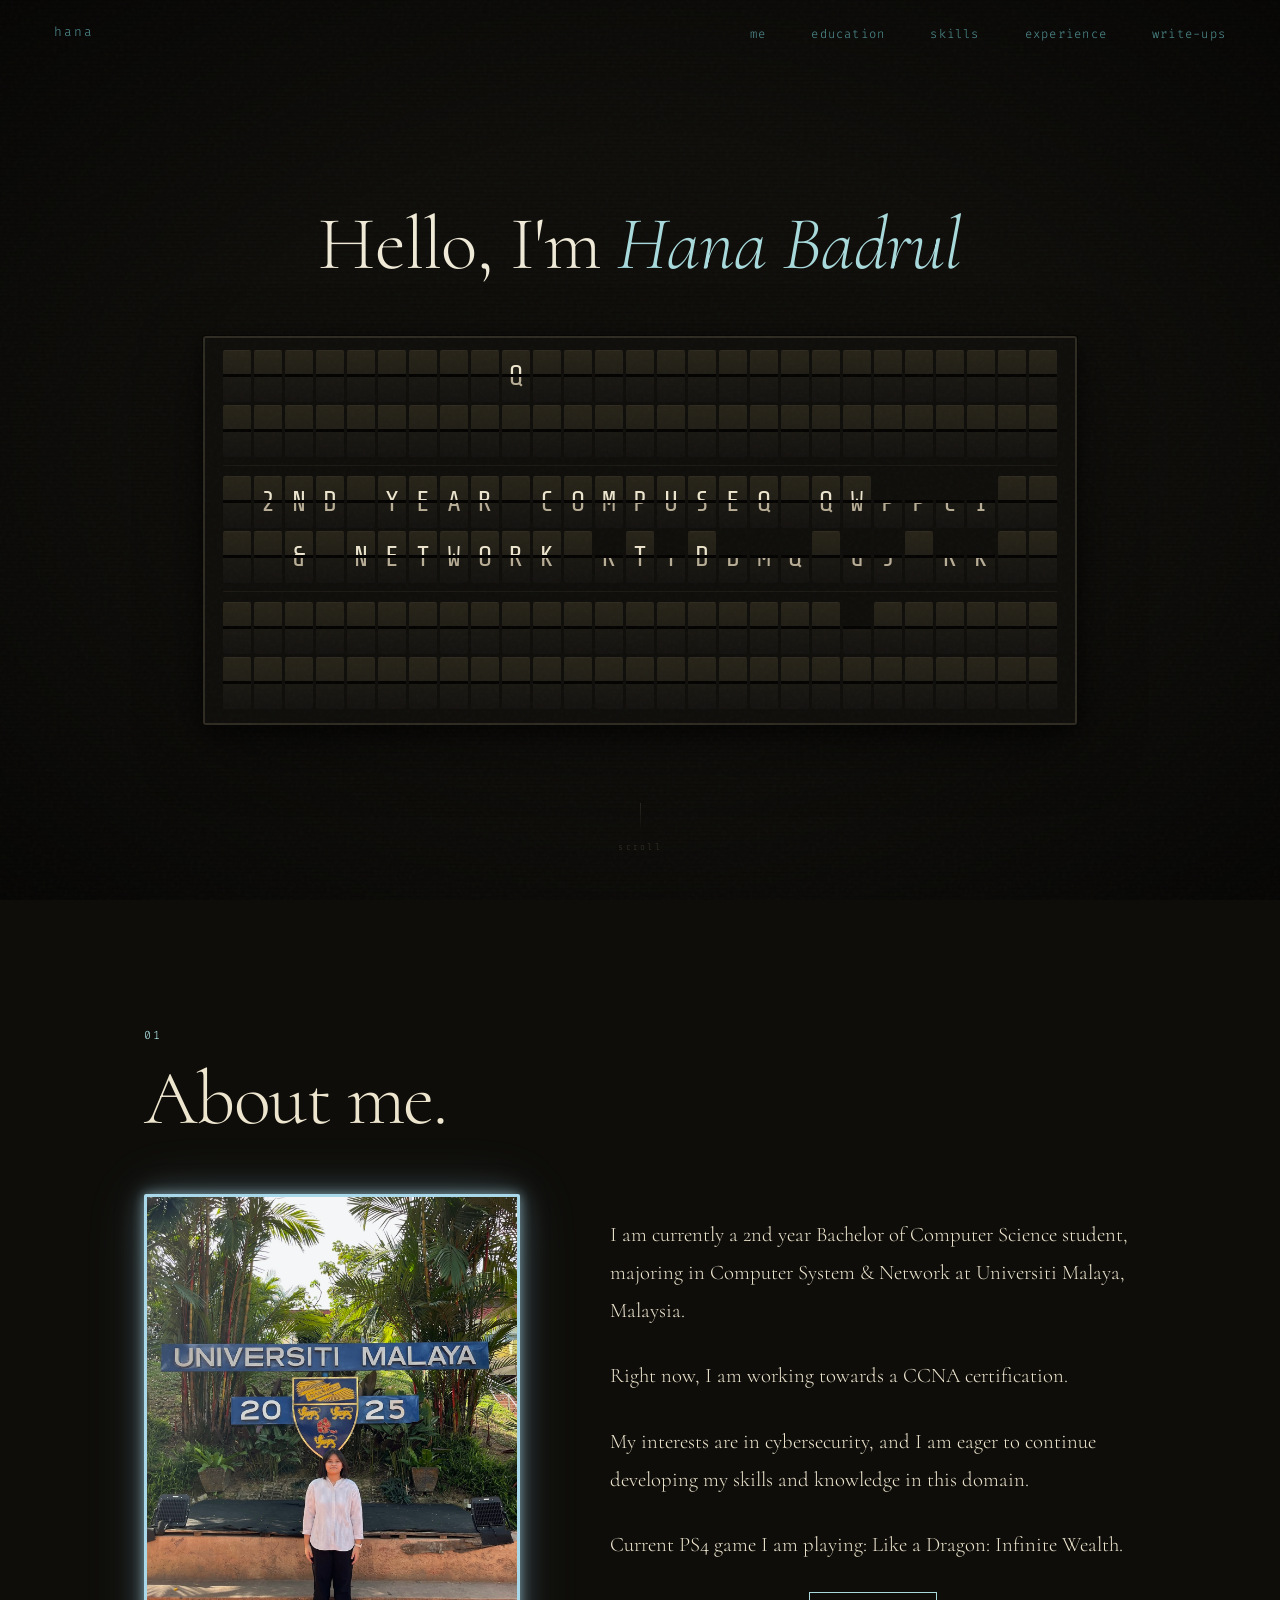
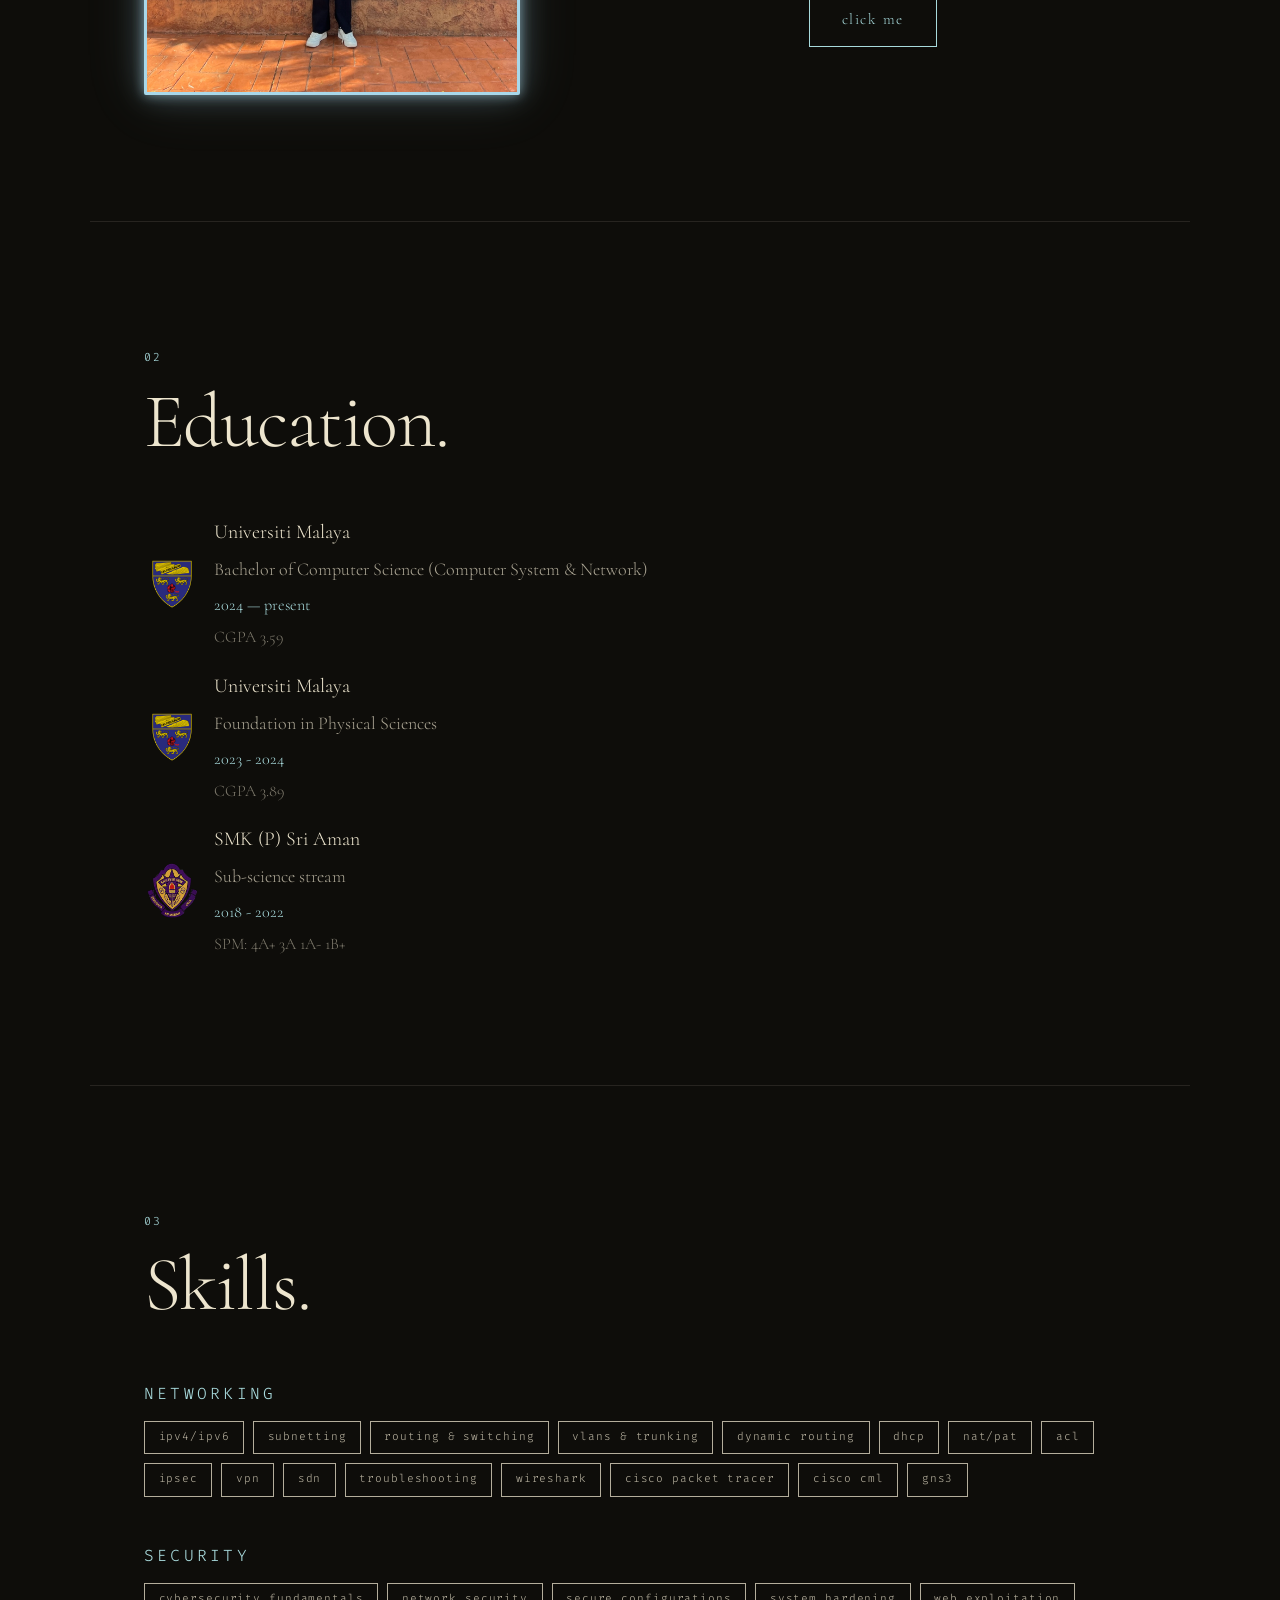
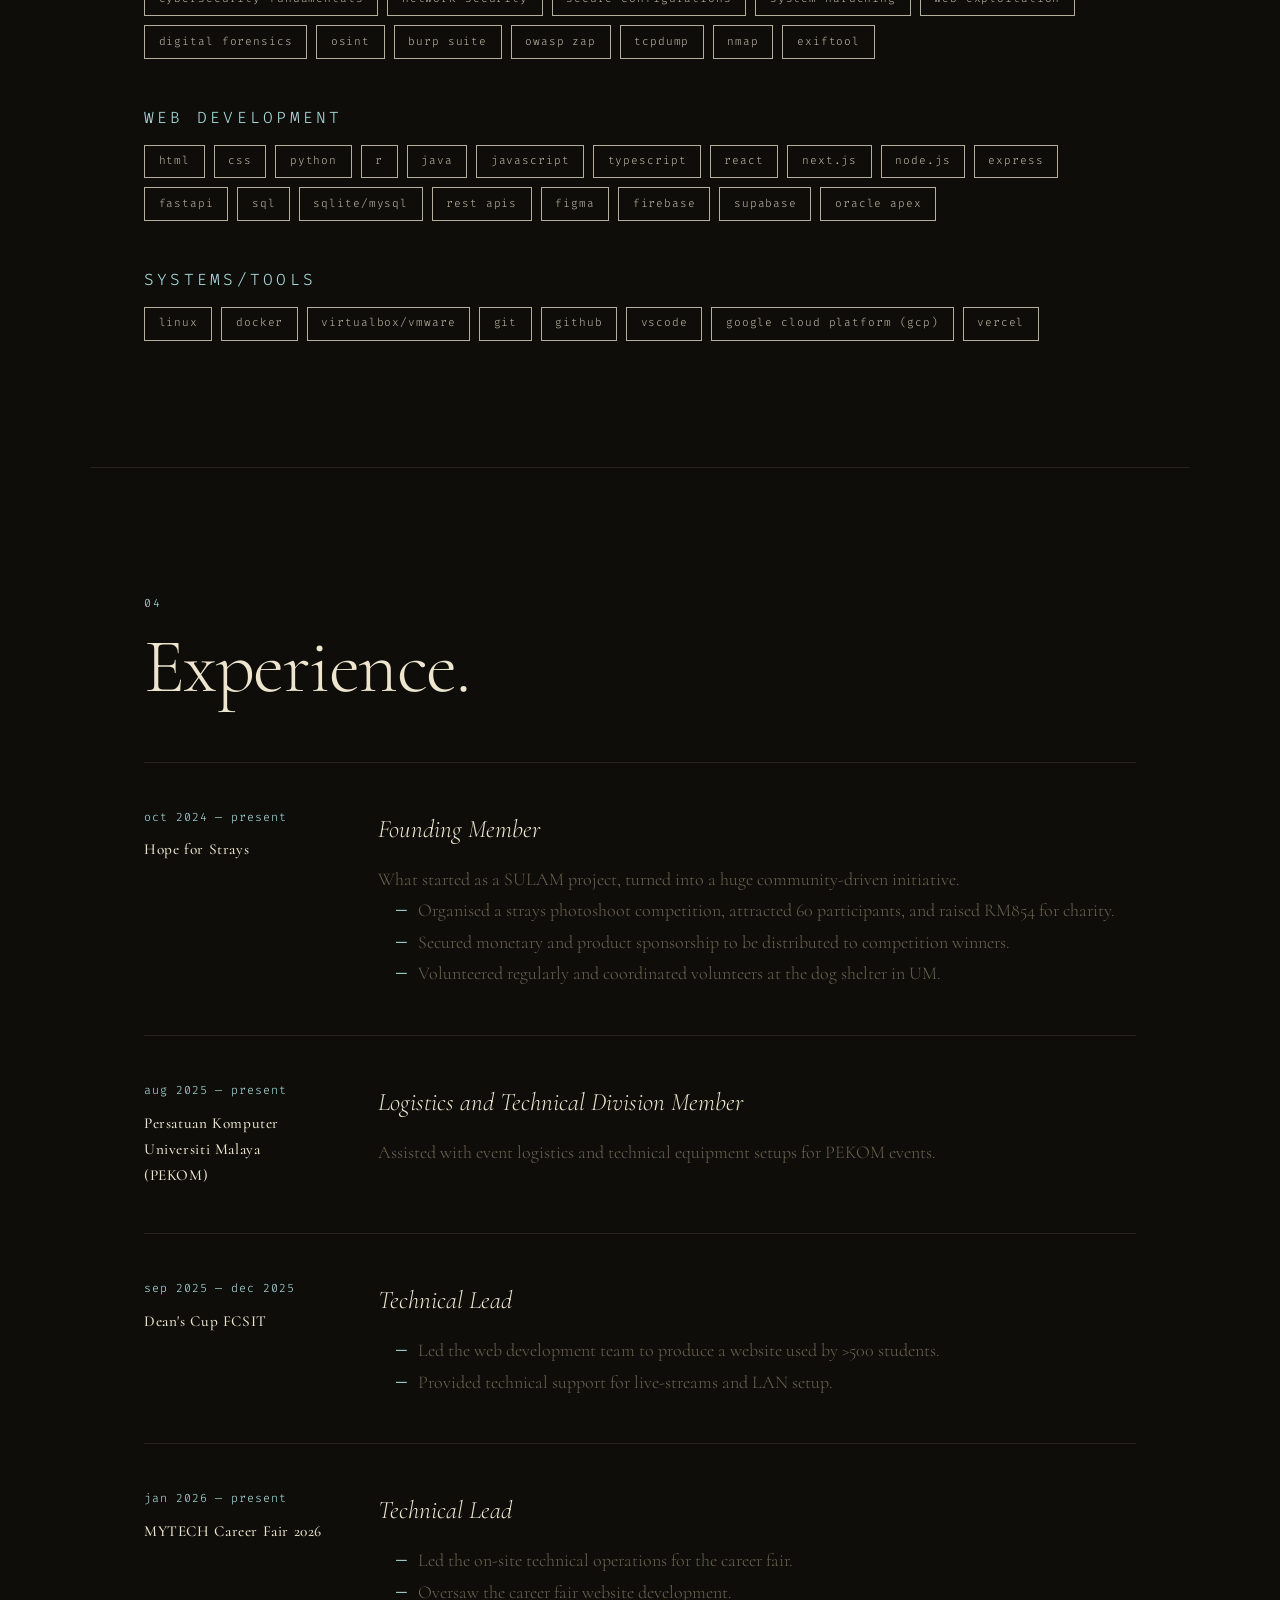
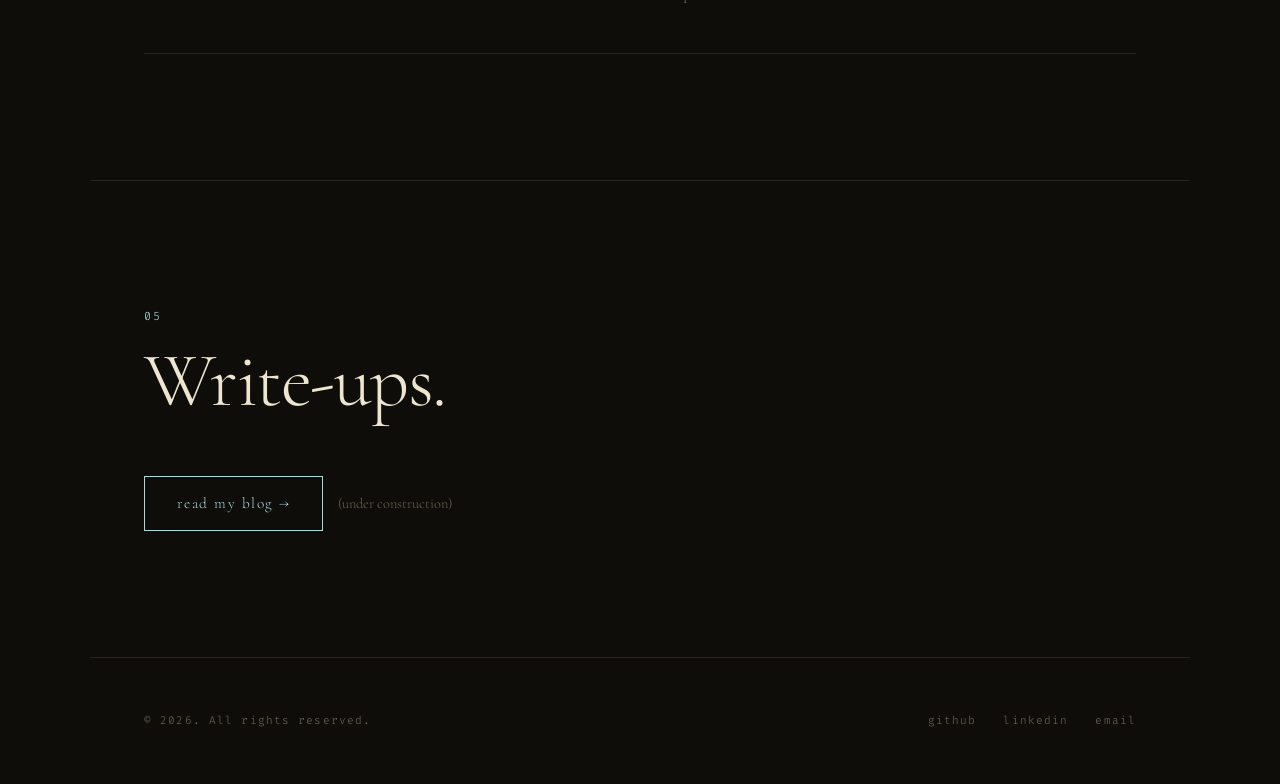
<file: index.html>
<!DOCTYPE html>
<html lang="en">
<head>
  <meta charset="UTF-8" />
  <meta name="viewport" content="width=device-width, initial-scale=1.0" />
  <title>hana</title>
  <link rel="preconnect" href="https://fonts.googleapis.com" />
  <link rel="preconnect" href="https://fonts.gstatic.com" crossorigin />
  <link href="https://fonts.googleapis.com/css2?family=Cormorant:ital,wght@0,300;0,400;0,500;0,600;1,300;1,400&family=Fira+Code:wght@300;400;500&family=Share+Tech+Mono&display=swap" rel="stylesheet" />
  <link rel="stylesheet" href="css/style.css" />
  <link rel="icon" href="images/raspberry_jam.png" type="image/png" />
</head>

<body>

  <nav id="navbar">
    <a href="#hero" class="nav-logo">hana</a>
    <ul class="nav-links" id="nav-links">
      <li><a href="#me">me</a></li>
      <li><a href="#education">education</a></li>
      <li><a href="#skills">skills</a></li>
      <li><a href="#experience">experience</a></li>
      <li><a href="#writeup">write-ups</a></li>
    </ul>
    <button class="nav-hamburger" id="nav-hamburger" aria-label="Toggle menu">
      <span></span><span></span><span></span>
    </button>
  </nav>

  <section id="hero">

    <div class="hero-greeting">
      <h1>Hello, I'm <em>Hana Badrul</em></h1>
    </div>

    <div class="board-outer">
      <div class="board-housing">

        <div class="board-display">
          <div class="flap-row" id="bTop1"></div>
          <div class="flap-row" id="bTop2"></div>
          <div class="board-sep"></div>
          <div class="flap-row" id="boardRow1"></div>
          <div class="flap-row" id="boardRow2"></div>
          <div class="board-sep"></div>
          <div class="flap-row" id="bBot1"></div>
          <div class="flap-row" id="bBot2"></div>
        </div>

      </div>
    </div>

    <div class="hero-scroll">scroll</div>

  </section>

  <section id="me">
    <span class="section-index reveal">01</span>
    <h2 class="section-title reveal">About me.</h2>
    <div class="me-grid reveal">
      <div class="me-aside">
        <div style="position:relative;">
          <div class="me-avatar pixelated-image-card" id="pixel-card">
            <img class="pixelated-image-card__default" src="images/me.JPG" alt="Hana">
            <img class="pixelated-image-card__active" src="images/chappy.jpg" alt="Chappy">
            <div class="pixelated-image-card__pixels" id="pixels-container"></div>
          </div>
          <p id="chappy-text" style="display:none; text-align:center; position:absolute; width:100%; top:calc(100% + 0.5rem); margin:0;">CHAPPY!!!!! (my 6 year old tuxedo cat)</p>
        </div>
      </div>
      <div class="me-body">
        <p>
          I am currently a 2nd year Bachelor of Computer Science student, majoring in Computer System & Network at Universiti Malaya, Malaysia.
        </p>
        <p>
          Right now, I am working towards a CCNA certification.
        </p>
        <p>
          My interests are in cybersecurity, and I am eager to continue developing my skills and knowledge in this domain.
        </p>
        <p>
          Current PS4 game I am playing: Like a Dragon: Infinite Wealth.
          <div style="text-align: center; margin-top: 1rem;">
            <a href="#" class="blog-btn" id="chappy-btn" onclick="toggleChappy(); return false;">click me</a>
          </div>
        </p>
      </div>
    </div>
  </section>

  <section id="education">
    <span class="section-index reveal">02</span>
    <h2 class="section-title reveal">Education.</h2>
    <div class="me-edu-list reveal">
      <div class="me-edu">
        <img src="images/um.png" alt="UM" class="edu-logo" />
        <div class="edu-body">
          <div class="edu-school">Universiti Malaya</div>
          <div class="edu-degree">Bachelor of Computer Science (Computer System & Network)</div>
          <span class="edu-period">2024 — present</span>
          <span class="edu-cgpa">CGPA 3.59</span>
        </div>
      </div>
      <div class="me-edu">
        <img src="images/um.png" alt="UM" class="edu-logo" />
        <div class="edu-body">
          <div class="edu-school">Universiti Malaya</div>
          <div class="edu-degree">Foundation in Physical Sciences</div>
          <span class="edu-period">2023 - 2024</span>
          <span class="edu-cgpa">CGPA 3.89</span>
        </div>
      </div>
      <div class="me-edu">
        <img src="images/sri-aman.png" alt="Sri Aman" class="edu-logo" />
        <div class="edu-body">
          <div class="edu-school">SMK (P) Sri Aman</div>
          <div class="edu-degree">Sub-science stream</div>
          <span class="edu-period">2018 - 2022</span>
          <span class="edu-cgpa">SPM: 4A+ 3A 1A- 1B+</span>
        </div>
      </div>
    </div>
  </section>

  <section id="skills">
    <span class="section-index reveal">03</span>
    <h2 class="section-title reveal">Skills.</h2>
    <div class="skills-grid reveal">
      <div class="skill-group">
        <span class="skill-group-label">networking</span>
        <div class="skill-tags">
          <span class="tag">ipv4/ipv6</span>
          <span class="tag">subnetting</span>
          <span class="tag">routing & switching</span>
          <span class="tag">vlans & trunking</span>
          <span class="tag">dynamic routing</span>
          <span class="tag">DHCP</span>
          <span class="tag">NAT/PAT</span>
          <span class="tag">ACL</span>
          <span class="tag">ipsec</span> 
          <span class="tag">vpn</span> 
          <span class="tag">sdn</span> 
          <span class="tag">troubleshooting</span>
          <span class="tag">wireshark</span>
          <span class="tag">cisco packet tracer</span>
          <span class="tag">cisco cml</span>
          <span class="tag">gns3</span>
        </div>
      </div>
      <div class="skill-group">
        <span class="skill-group-label">security</span>
        <div class="skill-tags">
          <span class="tag">cybersecurity fundamentals</span>
          <span class="tag">network security</span>
          <span class="tag">secure configurations</span>
          <span class="tag">system hardening</span>
          <span class="tag">web exploitation</span>
          <span class="tag">digital forensics</span>
          <span class="tag">osint</span>
          <span class="tag">burp suite</span>
          <span class="tag">owasp zap</span>
          <span class="tag">tcpdump</span>
          <span class="tag">nmap</span>
          <span class="tag">exiftool</span>
        </div>
      </div>
      <div class="skill-group">
        <span class="skill-group-label">web development</span>
        <div class="skill-tags">
          <span class="tag">html</span>
          <span class="tag">css</span>
          <span class="tag">python</span>
          <span class="tag">r</span>  
          <span class="tag">java</span> 
          <span class="tag">javascript</span>
          <span class="tag">typescript</span> 
          <span class="tag">react</span>
          <span class="tag">next.js</span>
          <span class="tag">node.js</span>
          <span class="tag">express</span>  
          <span class="tag">fastapi</span>
          <span class="tag">sql</span> 
          <span class="tag">sqlite/mysql</span> 
          <span class="tag">rest apis</span> 
          <span class="tag">figma</span> 
          <span class="tag">firebase</span> 
          <span class="tag">supabase</span> 
          <span class="tag">oracle apex</span> 
        </div>
      </div>
      <div class="skill-group">
        <span class="skill-group-label">systems/tools</span>
        <div class="skill-tags">
          <span class="tag">linux</span>
          <span class="tag">docker</span>
          <span class="tag">virtualbox/vmware</span>
          <span class="tag">git</span>
          <span class="tag">github</span> 
          <span class="tag">vscode</span>
          <span class="tag">google cloud platform (gcp)</span> 
          <span class="tag">vercel</span>  
        </div>
      </div>
    </div>
  </section>

  <section id="experience">
    <span class="section-index reveal">04</span>
    <h2 class="section-title reveal">Experience.</h2>

    <div class="exp-list reveal">

      <div class="exp-item">
        <div class="exp-meta">
          <span class="exp-period">oct 2024 — present</span>
          <div class="exp-company">Hope for Strays</div>
        </div>
        <div>
          <div class="exp-role">Founding Member</div>
          <p class="exp-desc">What started as a SULAM project, turned into a huge community-driven initiative.</p>
          <ul class="exp-desc">
            <li>Organised a strays photoshoot competition, attracted 60 participants, and raised RM854 for charity.</li>
            <li>Secured monetary and product sponsorship to be distributed to competition winners. </li>
            <li>Volunteered regularly and coordinated volunteers at the dog shelter in UM.</li>
          </ul>
        </div>
        <span class="exp-dot"></span>
      </div>

      <div class="exp-item">
        <div class="exp-meta">
          <span class="exp-period">aug 2025 — present</span>
          <div class="exp-company">Persatuan Komputer Universiti Malaya (PEKOM)</div>
        </div>
        <div>
          <div class="exp-role">Logistics and Technical Division Member</div>
          <p class="exp-desc">Assisted with event logistics and technical equipment setups for PEKOM events.</p>
        </div>
        <span class="exp-dot"></span>
      </div>

      <div class="exp-item">
        <div class="exp-meta">
          <span class="exp-period">sep 2025 — dec 2025</span>
          <div class="exp-company">Dean's Cup FCSIT</div>
        </div>
        <div>
          <div class="exp-role">Technical Lead</div>
          <ul class="exp-desc">
            <li>Led the web development team to produce a website used by >500 students. </li>
            <li>Provided technical support for live-streams and LAN setup.</li>
          </ul>
        </div>
        <span class="exp-dot"></span>
      </div>

      <div class="exp-item">
        <div class="exp-meta">
          <span class="exp-period">jan 2026 — present</span>
          <div class="exp-company">MYTECH Career Fair 2026</div>
        </div>
        <div>
          <div class="exp-role">Technical Lead</div>
          <ul class="exp-desc">
            <li>Led the on-site technical operations for the career fair. </li>
            <li>Oversaw the career fair website development.</li>
          </ul>
        </div>
        <span class="exp-dot"></span>
      </div>

    </div>
  </section>

  <section id="writeup">
    <span class="section-index reveal">05</span>
    <h2 class="section-title reveal">Write-ups.</h2>

    <a href="#top" class="blog-btn reveal">read my blog →</a>
    <span class="under-construction reveal">(under construction)</span>

  </section>

  <footer>
    <p>© 2026. All rights reserved.</p>
    <div class="footer-links">
      <a href="https://github.com/hanabadrul">github</a>
      <a href="https://www.linkedin.com/in/hanabadrul/">linkedin</a>
      <a href="mailto:hana.jpeg@gmail.com">email</a>
    </div>
  </footer>

  <script src="js/board.js"></script>
  <script src="js/nav.js"></script>
  <script>
    (function () {
      var COLS = 10, ROWS = 13;
      var container = document.getElementById('pixels-container');
      for (var r = 0; r < ROWS; r++) {
        for (var c = 0; c < COLS; c++) {
          var px = document.createElement('div');
          px.className = 'pixelated-image-card__pixel';
          px.style.cssText = 'width:' + (100/COLS) + '%;height:' + (100/ROWS) + '%;left:' + (c*(100/COLS)) + '%;top:' + (r*(100/ROWS)) + '%;';
          container.appendChild(px);
        }
      }

      var chappyShown = false;
      var chappyWarned = false;

      window.toggleChappy = function () {
        var btn = document.getElementById('chappy-btn');

        // First click: show warning, don't reveal yet
        if (!chappyShown && !chappyWarned) {
          chappyWarned = true;
          btn.innerHTML = 'are you sure? <span style="font-size:0.75em;opacity:0.7;">(turn up your volume!!)</span>';
          return;
        }

        var defaultImg = document.querySelector('.pixelated-image-card__default');
        var activeImg = document.querySelector('.pixelated-image-card__active');
        var txt = document.getElementById('chappy-text');
        var pixels = Array.from(container.children).sort(function () { return Math.random() - 0.5; });
        var delay = 200 / pixels.length;

        btn.style.pointerEvents = 'none';

        // Phase 1: cover with pixels
        pixels.forEach(function (px, i) {
          setTimeout(function () { px.style.display = 'block'; }, i * delay);
        });

        // Phase 2: swap image then uncover
        setTimeout(function () {
          if (!chappyShown) {
            var audio = new Audio('audios/awwww.mp3');
            audio.play().catch(function () {});
            activeImg.style.display = 'block';
            txt.style.display = 'block';
            btn.textContent = 'hide me';
          } else {
            activeImg.style.display = 'none';
            txt.style.display = 'none';
            btn.textContent = 'click me';
            chappyWarned = false;
          }
          chappyShown = !chappyShown;

          var pixels2 = Array.from(container.children).sort(function () { return Math.random() - 0.5; });
          pixels2.forEach(function (px, i) {
            setTimeout(function () { px.style.display = 'none'; }, i * delay);
          });

          setTimeout(function () { btn.style.pointerEvents = ''; }, pixels2.length * delay);
        }, pixels.length * delay + 50);
      };
    })();
  </script>

  <script>
    (function () {
      var btn = document.getElementById('nav-hamburger');
      var links = document.getElementById('nav-links');
      if (!btn) return;
      btn.addEventListener('click', function () {
        btn.classList.toggle('open');
        links.classList.toggle('open');
      });
      links.querySelectorAll('a').forEach(function (a) {
        a.addEventListener('click', function () {
          btn.classList.remove('open');
          links.classList.remove('open');
        });
      });
    })();
  </script>

</body>
</html>
</file>
<file: css/style.css>
/* ─── Reset & Base ─────────────────────────────────── */
*, *::before, *::after { box-sizing: border-box; margin: 0; padding: 0; }

:root {
  --bg:       #0e0d0a;
  --bg-alt:   #141210;
  --text:     #ede5ce;
  --muted:    #6b6450;
  --accent:   #A8DADC;
  --border:   #272420;
  --nav-h:    64px;
  --font-serif: 'Cormorant', Georgia, serif;
  --font-mono:  'Fira Code', 'Courier New', monospace;
  --font-board: 'Share Tech Mono', 'Courier New', monospace;

  /* Board palette */
  --board-bg:      #0f0e0b;
  --board-frame:   #1c1a15;
  --board-border:  #2e2b22;
  --flap-top:      #242118;
  --flap-bot:      #1a1814;
  --flap-seam:     #08070520;
  --flap-text:     #ede5ce;
  --flap-text-dim: #b8ad96;
  --amber:         #A8DADC;
  --amber-dim:     #4d8a8c;

  /* Fluid flap sizing */
  --fw: clamp(9px, 2.5vw, 28px);          /* flap width          */
  --fh: calc(var(--fw) * 1.786);           /* flap height (50/28) */
  --fhalf: calc(var(--fw) * 0.893);        /* half-height (25/28) */
  --fs: calc(var(--fw) * 0.929);           /* font size   (26/28) */
  --fg: clamp(1px, 0.3vw, 3px);           /* gap between flaps   */
}

html { scroll-behavior: smooth; font-size: 18px; }

body {
  background: var(--bg);
  color: var(--text);
  font-family: var(--font-serif);
  font-weight: 300;
  line-height: 1.7;
  overflow-x: hidden;
}

body::before {
  content: '';
  position: fixed;
  inset: 0;
  background-image: url("data:image/svg+xml,%3Csvg viewBox='0 0 256 256' xmlns='http://www.w3.org/2000/svg'%3E%3Cfilter id='noise'%3E%3CfeTurbulence type='fractalNoise' baseFrequency='0.9' numOctaves='4' stitchTiles='stitch'/%3E%3C/filter%3E%3Crect width='100%25' height='100%25' filter='url(%23noise)' opacity='0.04'/%3E%3C/svg%3E");
  pointer-events: none;
  z-index: 9999;
  opacity: 0.6;
}

/* ─── Navbar ─────────────────────────────────────────── */
nav {
  position: fixed;
  top: 0; left: 0; right: 0;
  height: var(--nav-h);
  display: flex;
  align-items: center;
  justify-content: space-between;
  padding: 0 3rem;
  z-index: 100;
  transition: background 0.5s, border-color 0.5s;
}

.nav-logo {
  font-family: var(--font-mono);
  font-size: 0.72rem;
  letter-spacing: 0.15em;
  color: var(--amber-dim);
  text-decoration: none;
  text-transform: lowercase;
  transition: color 0.3s;
}
.nav-logo:hover { color: var(--amber); }

.nav-links { display: flex; gap: 2.5rem; list-style: none; }

.nav-links a {
  font-family: var(--font-mono);
  font-size: 0.68rem;
  letter-spacing: 0.1em;
  text-transform: lowercase;
  text-decoration: none;
  color: var(--amber-dim);
  position: relative;
  padding-bottom: 2px;
  transition: color 0.3s;
}
.nav-links a::after {
  content: '';
  position: absolute;
  bottom: 0; left: 0;
  width: 0; height: 1px;
  background: var(--amber);
  transition: width 0.25s ease, background 0.3s;
}
.nav-links a:hover, .nav-links a.active { color: var(--amber); }
.nav-links a:hover::after, .nav-links a.active::after { width: 100%; }

nav.scrolled {
  background: rgba(14, 13, 10, 0.92);
  backdrop-filter: blur(14px);
  -webkit-backdrop-filter: blur(14px);
}
nav.scrolled .nav-logo       { color: var(--muted); }
nav.scrolled .nav-logo:hover { color: var(--text); }
nav.scrolled .nav-links a    { color: var(--muted); }
nav.scrolled .nav-links a:hover,
nav.scrolled .nav-links a.active { color: var(--text); }
nav.scrolled .nav-links a::after { background: var(--accent); }

/* ─── Hero ───────────────────────────────────────────── */
#hero {
  min-height: 100svh;
  background: var(--board-bg);
  display: flex;
  flex-direction: column;
  align-items: center;
  justify-content: center;
  padding: calc(var(--nav-h) + 3rem) 1.5rem 5rem;
  gap: 2.8rem;
  position: relative;
  overflow: hidden;
}

/* Scanlines */
#hero::before {
  content: '';
  position: absolute;
  inset: 0;
  background: repeating-linear-gradient(
    0deg,
    rgba(0,0,0,0) 0px, rgba(0,0,0,0) 3px,
    rgba(0,0,0,0.12) 3px, rgba(0,0,0,0.12) 4px
  );
  pointer-events: none;
  z-index: 1;
}

/* Vignette */
#hero::after {
  content: '';
  position: absolute;
  inset: 0;
  background: radial-gradient(ellipse at center, transparent 50%, rgba(0,0,0,0.55) 100%);
  pointer-events: none;
  z-index: 1;
}

/* ─── Greeting ───────────────────────────────────────── */
.hero-greeting {
  position: relative;
  z-index: 2;
  text-align: center;
  opacity: 0;
  animation: brdFade 0.7s 0.15s ease forwards;
}

.hero-greeting h1 {
  font-family: var(--font-serif);
  font-size: clamp(2.4rem, 6vw, 4.2rem);
  font-weight: 300;
  color: #f0ead8;
  letter-spacing: -0.01em;
  line-height: 1.1;
}

.hero-greeting h1 em {
  font-style: italic;
  color: var(--amber);
}

/* ─── Analog Board ───────────────────────────────────── */
.board-outer {
  position: relative;
  z-index: 2;
  opacity: 0;
  animation: brdFade 0.6s 0.5s ease forwards;
}

.board-housing {
  background: var(--board-frame);
  border: 2px solid var(--board-border);
  border-radius: 3px;
  box-shadow:
    inset 0 1px 0 rgba(255,255,255,0.04),
    inset 0 -1px 0 rgba(0,0,0,0.5),
    0 0 0 1px #060504,
    0 6px 20px rgba(0,0,0,0.6),
    0 20px 60px rgba(0,0,0,0.5);
  overflow: hidden;
}

/* Display area — where the flap rows live */
.board-display {
  padding: 12px 18px 16px;
  background: #0f0e0b;
  display: flex;
  flex-direction: column;
  gap: 5px;
}

/* One row of flap characters */
.flap-row {
  display: flex;
  gap: var(--fg);
}

/* Horizontal rule between sections */
.board-sep {
  height: 1px;
  background: #1c1a14;
  margin: 5px 0;
}

/* ─── Individual Flap ────────────────────────────────── */
.flap {
  position: relative;
  display: inline-block;
  width: var(--fw);
  height: var(--fh);
  flex-shrink: 0;
  perspective: 400px;
}

.flap-upper,
.flap-lower {
  position: absolute;
  left: 0; right: 0;
  overflow: hidden;
}

.flap-upper {
  top: 0;
  height: var(--fhalf);
  background: linear-gradient(180deg, #282419 0%, #201e16 100%);
  border-radius: 2px 2px 0 0;
  transform-origin: center bottom;
}

.flap-lower {
  top: calc(var(--fhalf) + 2px);
  height: var(--fhalf);
  background: linear-gradient(180deg, #1a1812 0%, #141210 100%);
  border-radius: 0 0 2px 2px;
}

/* The dark seam */
.flap::before {
  content: '';
  position: absolute;
  top: calc(var(--fhalf) - 1px); left: 0; right: 0;
  height: 3px;
  background: #040302;
  z-index: 10;
}

.flap-upper::after {
  content: '';
  position: absolute;
  top: 0; left: 0; right: 0;
  height: 1px;
  background: rgba(255,255,255,0.03);
}

.flap-upper .ft,
.flap-lower .ft {
  position: absolute;
  left: 0; right: 0;
  height: var(--fh);
  display: flex;
  align-items: center;
  justify-content: center;
  font-family: var(--font-board);
  font-size: var(--fs);
  line-height: 1;
  user-select: none;
  pointer-events: none;
}

.flap-upper .ft { top: 0;    color: var(--flap-text); }
.flap-lower .ft { bottom: 0; color: var(--flap-text-dim); }

/* Flip animation */
@keyframes flapDown {
  from { transform: rotateX(0deg);   }
  to   { transform: rotateX(-90deg); }
}
@keyframes flapUp {
  from { transform: rotateX(90deg); }
  to   { transform: rotateX(0deg);  }
}
.flap-upper.is-down { animation: flapDown 65ms ease-in  forwards; }
.flap-upper.is-up   { animation: flapUp   65ms ease-out forwards; }

/* Scroll hint */
.hero-scroll {
  position: absolute;
  bottom: 2.5rem; left: 0; right: 0;
  margin: 0 auto;
  width: fit-content;
  z-index: 2;
  display: flex;
  flex-direction: column;
  align-items: center;
  gap: 0.5rem;
  font-family: var(--font-board);
  font-size: 0.5rem;
  letter-spacing: 0.25em;
  color: #2a2820;
  opacity: 0;
  animation: brdFade 0.8s 1.6s ease forwards;
}
.hero-scroll::before {
  content: '';
  display: block;
  width: 1px;
  height: 28px;
  background: linear-gradient(to bottom, #2a2820, transparent);
}

/* ─── Content Sections ───────────────────────────────── */
section:not(#hero) {
  padding: 7rem 3rem;
  max-width: 1100px;
  margin: 0 auto;
}

section:not(#hero) + section:not(#hero) {
  border-top: 1px solid var(--border);
}

.section-index {
  font-family: var(--font-mono);
  font-size: 0.65rem;
  letter-spacing: 0.2em;
  color: var(--accent);
  text-transform: uppercase;
  margin-bottom: 0.75rem;
  display: block;
}

.section-title {
  font-size: clamp(2.8rem, 6vw, 5rem);
  font-weight: 300;
  letter-spacing: -0.02em;
  line-height: 1.05;
  margin-bottom: 3rem;
}

/* ─── Me ─────────────────────────────────────────────── */
.me-grid {
  display: grid;
  grid-template-columns: 1fr 1.4fr;
  gap: 5rem;
  align-items: center;
}

.me-aside { position: sticky; top: calc(var(--nav-h) + 2rem); }

.me-avatar {
  width: 100%;
  aspect-ratio: 3/4;
  background: var(--bg-alt);
  border: 1px solid var(--border);
  display: flex;
  align-items: center;
  justify-content: center;
  color: var(--muted);
  font-family: var(--font-mono);
  font-size: 0.65rem;
  letter-spacing: 0.1em;
}

.me-body p {
  font-size: 1.15rem;
  font-weight: 300;
  line-height: 1.85;
  color: var(--text);
  margin-bottom: 1.5rem;
}


.me-tags { display: flex; flex-wrap: wrap; gap: 0.5rem; margin-top: 2rem; }

.tag {
  font-family: var(--font-mono);
  font-size: 0.62rem;
  letter-spacing: 0.08em;
  color: var(--muted);
  border: 1px solid var(--border);
  padding: 0.35rem 0.75rem;
  text-transform: lowercase;
  transition: color 0.2s, border-color 0.2s;
}
.tag:hover {
  color: var(--accent);
  border-color: var(--accent);
}

/* ─── Skills ─────────────────────────────────────────── */
.skills-grid {
  display: flex;
  flex-direction: column;
  gap: 2.5rem;
}

.skill-group-label {
  font-family: var(--font-mono);
  font-size: 0.9rem;
  letter-spacing: 0.2em;
  color: var(--accent);
  text-transform: uppercase;
  display: block;
  margin-bottom: 0.75rem;
}

.skill-subgroup-label {
  font-family: var(--font-mono);
  font-size: 0.6rem;
  letter-spacing: 0.2em;
  color: var(--accent);
  text-transform: uppercase;
  display: block;
  margin-top: 1.25rem;
  margin-bottom: 0.75rem;
  opacity: 0.5;
}

.skill-tags .tag {
  color: var(--text);
  border-color: var(--text);
  opacity: 0.75;
}
.skill-tags .tag:hover {
  color: var(--accent);
  border-color: var(--accent);
  opacity: 1;
}

.skill-tags {
  display: flex;
  flex-wrap: wrap;
  gap: 0.5rem;
}

/* ─── Experience ─────────────────────────────────────── */
.exp-item {
  display: grid;
  grid-template-columns: 180px 1fr;
  gap: 3rem;
  padding: 2.5rem 0;
  border-bottom: 1px solid var(--border);
  position: relative;
}
.exp-item:first-child { border-top: 1px solid var(--border); }

.exp-period {
  font-family: var(--font-mono);
  font-size: 0.65rem;
  letter-spacing: 0.08em;
  color: var(--accent);
  display: block;
  margin-bottom: 0.5rem;
}

.exp-company { font-size: 0.85rem; font-weight: 500; letter-spacing: 0.04em; }
.exp-role { font-size: 1.4rem; font-weight: 300; font-style: italic; margin-bottom: 0.75rem; }
.exp-desc { font-size: 1rem; font-weight: 300; color: var(--muted); line-height: 1.75; }
ul.exp-desc {
  padding-left: 1rem;
  margin: 0;
  list-style: none;
}
ul.exp-desc li::before {
  content: '—';
  font-family: var(--font-mono);
  color: var(--accent);
  margin-right: 0.6rem;
}

.exp-dot { display: none; }

/* ─── Education (in me section) ──────────────────────── */
.me-edu-list {
  display: flex;
  flex-direction: column;
  gap: 1rem;
  margin-top: 2rem;
  padding-bottom: 0;
}

.me-edu-list .me-edu:last-child {
  margin-bottom: 0;
  padding-bottom: 0;
}

.me-edu {
  display: flex;
  align-items: center;
  gap: 0.75rem;
}

.edu-logo {
  width: 56px;
  height: 56px;
  object-fit: contain;
  flex-shrink: 0;
  opacity: 0.85;
}

.edu-body {
  display: flex;
  flex-direction: column;
  gap: 0.25rem;
}

.edu-school {
  font-family: var(--mono);
  font-size: 1.1rem;
  color: var(--fg);
}

.edu-degree {
  font-size: 1rem;
  color: var(--fg-muted, var(--fg));
  opacity: 0.7;
  white-space: nowrap;
}

.edu-period {
  font-family: var(--mono);
  font-size: 0.9rem;
  color: var(--accent);
  margin-top: 0.15rem;
}

.edu-cgpa {
  font-family: var(--mono);
  font-size: 0.9rem;
  opacity: 0.5;
}

/* ─── Write-ups ──────────────────────────────────────── */
.blog-btn {
  display: inline-block;
  font-family: var(--mono);
  font-size: 0.85rem;
  letter-spacing: 0.1em;
  color: var(--accent);
  border: 1px solid var(--accent);
  padding: 0.75rem 1.75rem;
  text-decoration: none;
  transition: background 0.2s, color 0.2s;
}
.blog-btn:hover {
  background: var(--accent);
  color: var(--bg);
}
.under-construction {
  display: inline-block;
  font-family: var(--mono);
  font-size: 0.8rem;
  color: var(--muted);
  margin-left: 0.6rem;
  vertical-align: middle;
}
.posts-grid {
  display: grid;
  grid-template-columns: repeat(auto-fill, minmax(300px, 1fr));
  gap: 2px;
}

.post-card {
  background: var(--bg-alt);
  border: 1px solid var(--border);
  padding: 2.5rem;
  text-decoration: none;
  color: inherit;
  display: block;
  position: relative;
  overflow: hidden;
  transition: background 0.25s;
}
.post-card::before {
  content: '';
  position: absolute;
  bottom: 0; left: 0;
  width: 0; height: 2px;
  background: var(--accent);
  transition: width 0.35s ease;
}
.post-card:hover { background: var(--bg); }
.post-card:hover::before { width: 100%; }

.post-date {
  font-family: var(--font-mono);
  font-size: 0.62rem;
  letter-spacing: 0.12em;
  color: var(--muted);
  display: block;
  margin-bottom: 1rem;
}
.post-title { font-size: 1.45rem; font-weight: 400; line-height: 1.25; margin-bottom: 0.75rem; }
.post-excerpt { font-size: 0.9rem; font-weight: 300; color: var(--muted); line-height: 1.7; }

.post-arrow {
  position: absolute;
  bottom: 2rem; right: 2rem;
  font-family: var(--font-mono);
  font-size: 0.75rem;
  color: var(--accent);
  opacity: 0;
  transform: translateX(-4px);
  transition: opacity 0.25s, transform 0.25s;
}
.post-card:hover .post-arrow { opacity: 1; transform: translateX(0); }

/* ─── Footer ─────────────────────────────────────────── */
footer {
  border-top: 1px solid var(--border);
  padding: 3rem;
  display: flex;
  justify-content: space-between;
  align-items: center;
  max-width: 1100px;
  margin: 0 auto;
}
footer p {
  font-family: var(--font-mono);
  font-size: 0.62rem;
  letter-spacing: 0.1em;
  color: var(--muted);
}
.footer-links { display: flex; gap: 1.5rem; }
.footer-links a {
  font-family: var(--font-mono);
  font-size: 0.62rem;
  letter-spacing: 0.1em;
  color: var(--muted);
  text-decoration: none;
  transition: color 0.2s;
}
.footer-links a:hover { color: var(--accent); }

/* ─── Animations ─────────────────────────────────────── */
@keyframes brdFade {
  from { opacity: 0; transform: translateY(10px); }
  to   { opacity: 1; transform: translateY(0); }
}
@keyframes ledBlink {
  0%, 100% { opacity: 1; }
  50%       { opacity: 0.3; }
}

.reveal {
  opacity: 0;
  transform: translateY(22px);
  transition: opacity 0.7s ease, transform 0.7s ease;
}
.reveal.visible { opacity: 1; transform: translateY(0); }

/* ─── Pixelated Image Card ───────────────────────────── */
.pixelated-image-card {
  width: 100%;
  position: relative;
  overflow: hidden;
  border: 3px solid #a8d8ea;
  border-radius: 2px;
  box-shadow: 0 0 12px rgba(168, 216, 234, 0.6), 0 0 30px rgba(168, 216, 234, 0.3), 0 0 60px rgba(168, 216, 234, 0.15);
}
.pixelated-image-card__default,
.pixelated-image-card__active {
  width: 100%;
  height: 100%;
  position: absolute;
  top: 0;
  left: 0;
  object-fit: cover;
}
.pixelated-image-card__active {
  z-index: 2;
  display: none;
}
.pixelated-image-card__pixels {
  pointer-events: none;
  position: absolute;
  z-index: 3;
  top: 0;
  left: 0;
  width: 100%;
  height: 100%;
}
.pixelated-image-card__pixel {
  display: none;
  position: absolute;
  background: var(--bg);
}

/* ─── Responsive ─────────────────────────────────────── */
.nav-hamburger { display: none; }

@media (max-width: 820px) {
  nav { padding: 0 1.5rem; }
  section:not(#hero), footer { padding-left: 1.5rem; padding-right: 1.5rem; }
  .me-grid { grid-template-columns: 1fr; gap: 3rem; }
  .me-aside { position: static; }
  .me-avatar { aspect-ratio: 1/1; max-width: 220px; margin: 0 auto; }
  .exp-item { grid-template-columns: 1fr; gap: 0.5rem; }
  .exp-dot { display: none; }
  .nav-links { gap: 1.5rem; }
  /* Board padding tightens on mobile — flap size handled by clamp() */
  .board-display { padding: 8px 8px 10px; }
  .board-sep { margin: 3px 0; }
}

@media (max-width: 600px) {
  /* Navbar: hamburger */
  .nav-hamburger {
    display: flex;
    flex-direction: column;
    justify-content: center;
    gap: 5px;
    background: none;
    border: none;
    cursor: pointer;
    padding: 6px;
    z-index: 200;
  }
  .nav-hamburger span {
    display: block;
    width: 20px;
    height: 1px;
    background: var(--amber-dim);
    transition: transform 0.25s, opacity 0.25s;
  }
  .nav-hamburger.open span:nth-child(1) { transform: translateY(6px) rotate(45deg); }
  .nav-hamburger.open span:nth-child(2) { opacity: 0; }
  .nav-hamburger.open span:nth-child(3) { transform: translateY(-6px) rotate(-45deg); }

  .nav-links {
    display: none;
    position: fixed;
    top: var(--nav-h);
    left: 0; right: 0;
    background: rgba(14, 13, 10, 0.97);
    backdrop-filter: blur(14px);
    -webkit-backdrop-filter: blur(14px);
    flex-direction: column;
    align-items: center;
    gap: 0;
    padding: 1rem 0 1.5rem;
    border-bottom: 1px solid var(--border);
    z-index: 99;
  }
  .nav-links.open { display: flex; }
  .nav-links li { width: 100%; text-align: center; }
  .nav-links a { display: block; padding: 0.8rem 0; font-size: 0.75rem; }

  /* Sections: reduce vertical padding */
  section:not(#hero) { padding-top: 4rem; padding-bottom: 4rem; }

  /* Education: allow degree text to wrap */
  .edu-degree { white-space: normal; }

  /* Footer: stack */
  footer { flex-direction: column; align-items: flex-start; gap: 1.25rem; }

  /* Write-ups: stack under-construction below button */
  .under-construction { display: block; margin-left: 0; margin-top: 0.5rem; }
}
</file>
